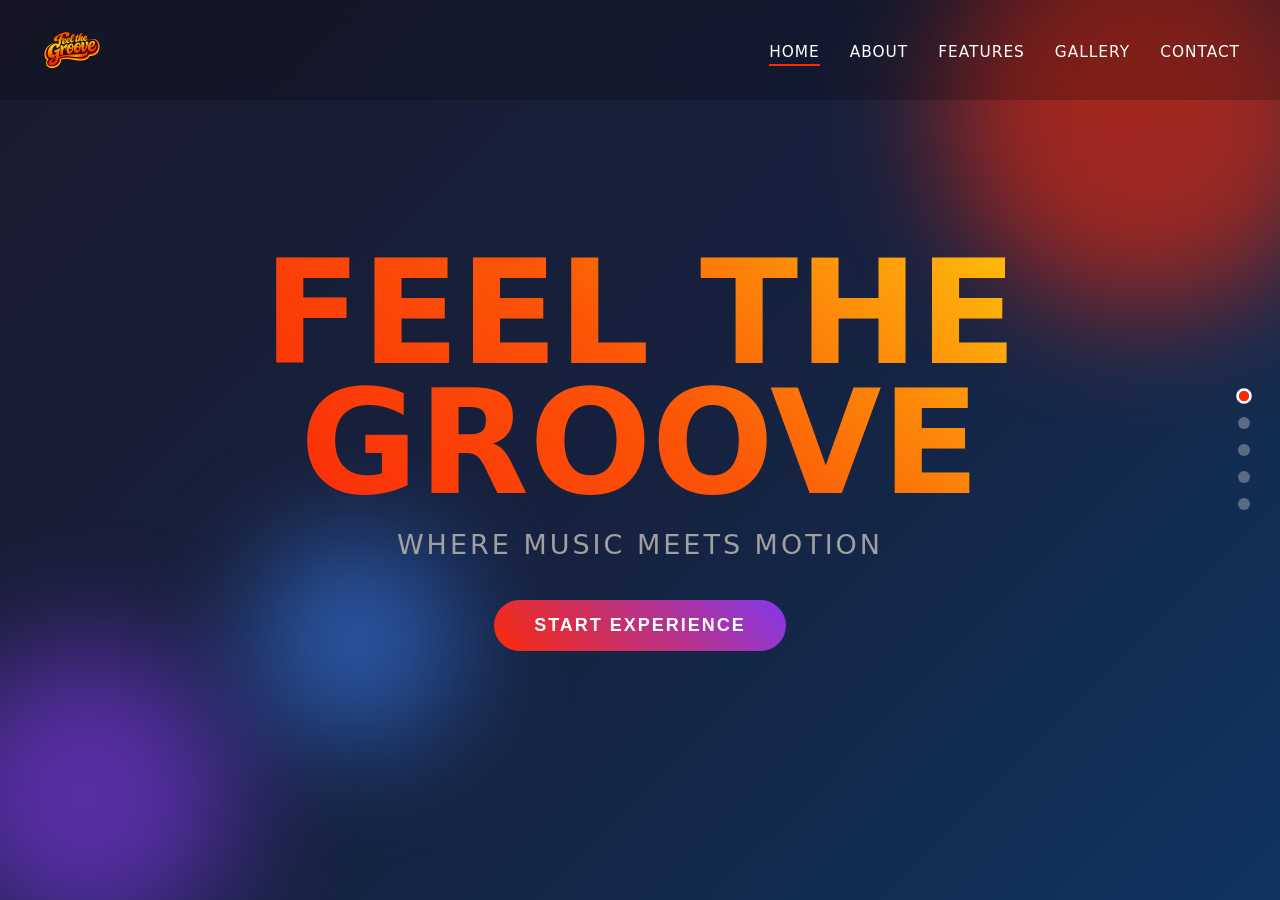
<file: index.html>
<!DOCTYPE html>
<html lang="en">

<head>
    <meta charset="UTF-8">
    <meta name="viewport" content="width=device-width, initial-scale=1.0, maximum-scale=1.0, user-scalable=no">
    <title>Feel The Groove</title>
    <link rel="stylesheet" href="style/style.css">
</head>

<body>

    <!-- Navigation -->
    <nav id="navbar">
        <div class="logo">
            <a href="index.html" aria-label="Go to home page">
                <img src="assets/images/feel_the_groove_no_background.png" alt="Feel The Groove" class="logo-image">
            </a>
        </div>
        <div class="menu-toggle" id="menuToggle">
            <span></span>
            <span></span>
            <span></span>
        </div>
        <ul class="nav-links" id="navLinks">
            <li><a href="#" data-slide="0" class="active">Home</a></li>
            <li><a href="#" data-slide="1">About</a></li>
            <li><a href="#" data-slide="2">Features</a></li>
            <li><a href="#" data-slide="3">Gallery</a></li>
            <li><a href="#" data-slide="4">Contact</a></li>
        </ul>
    </nav>

    <!-- Slide Indicators -->
    <div class="slide-indicators">
        <div class="indicator active" data-slide="0"></div>
        <div class="indicator" data-slide="1"></div>
        <div class="indicator" data-slide="2"></div>
        <div class="indicator" data-slide="3"></div>
        <div class="indicator" data-slide="4"></div>
    </div>

    <!-- Main Slider Container -->
    <div class="slider-container">
        <div class="slides-wrapper" id="slidesWrapper">

            <!-- Slide 1: Hero -->
            <section class="slide slide-hero" id="home">
                <div class="shape shape-1"></div>
                <div class="shape shape-2"></div>
                <div class="shape shape-3"></div>

                <div class="hero-content">
                    <h1 class="hero-title">FEEL THE<br>GROOVE</h1>
                    <p class="hero-subtitle">Where Music Meets Motion</p>
                    <button class="cta-button" onclick="goToSlide(1)">Start Experience</button>
                </div>

            </section>

            <!-- Slide 2: About -->
            <section class="slide slide-about" id="about">
                <div class="about-container">
                    <div class="about-text">
                        <h2>The Rhythm of Innovation</h2>
                        <p>Feel The Groove isn't just a platform—it's a movement. We bridge the gap between auditory
                            bliss and visual spectacle, creating immersive experiences that resonate deep within your
                            soul.</p>
                        <p>From underground beats to mainstream anthems, we curate moments that make you move, feel, and
                            connect.</p>
                    </div>
                    <div class="about-visual">
                        <div class="vinyl-record">
                            <div class="vinyl-grooves"></div>
                        </div>
                    </div>
                </div>
            </section>

            <!-- Slide 3: Features -->
            <section class="slide slide-features" id="features">
                <div class="features-container">
                    <h2 class="features-title">Why Choose The Groove?</h2>
                    <div class="features-grid">
                        <div class="feature-card">
                            <span class="feature-icon">🎵</span>
                            <h3>Immersive Sound</h3>
                            <p>High-fidelity audio processing that captures every nuance, from the deepest bass to the
                                crispiest highs.</p>
                        </div>
                        <div class="feature-card">
                            <span class="feature-icon">✨</span>
                            <h3>Visual Sync</h3>
                            <p>Real-time visualizations that dance with your music, creating a synesthetic experience
                                like no other.</p>
                        </div>
                        <div class="feature-card">
                            <span class="feature-icon">🚀</span>
                            <h3>Seamless Flow</h3>
                            <p>Intuitive navigation and smooth transitions that keep you in the zone without
                                interruption.</p>
                        </div>
                    </div>
                </div>
            </section>

            <!-- Slide 4: Gallery with 4 Rectangular Image Buttons -->
            <section class="slide slide-gallery" id="gallery">
                <div class="gallery-container">
                    <div class="gallery-header">
                        <h2>Visual Frequency</h2>
                    </div>
                    <div class="gallery-buttons">
                        <button class="gallery-button" onclick="location.href='pages/708090_page.html'">
                            <img src="assets/images/708090.png" alt="Live Sessions">
                            <div class="gallery-button-overlay">
                                <div class="gallery-button-title"></div>
                                <div class="gallery-button-subtitle"></div>
                            </div>
                        </button>
                        <button class="gallery-button" onclick="location.href='pages/edm_page.html'">
                            <img src="assets/images/EDM.png" alt="Studio Work">
                            <div class="gallery-button-overlay">
                                <div class="gallery-button-title"></div>
                                <div class="gallery-button-subtitle"></div>
                            </div>
                        </button>
                        <button class="gallery-button" onclick="location.href='pages/house_feeling_page.html'">
                            <img src="assets/images/house_feeling.png" alt="Festival Vibes">
                            <div class="gallery-button-overlay">
                                <div class="gallery-button-title"></div>
                                <div class="gallery-button-subtitle"></div>
                            </div>
                        </button>
                        <button class="gallery-button" onclick="location.href='pages/pop_dance_page.html'">
                            <img src="assets/images/pop_dance.png" alt="Artist Portraits">
                            <div class="gallery-button-overlay">
                                <div class="gallery-button-title"></div>
                                <div class="gallery-button-subtitle"></div>
                            </div>
                        </button>
                    </div>
                </div>
            </section>

            <!-- Slide 5: Contacts -->
            <section class="slide slide-contacts" id="contact">
                <div class="contacts-container">
                    <div class="contacts-header">
                        <h2>Let’s Connect</h2>
                        <p>Bookings, collaborations, and press</p>
                    </div>
                    <div class="contacts-grid">
                        <div class="contact-card">
                            <h3>Email</h3>
                            <p>hello@feelthegroove.com</p>
                        </div>
                        <div class="contact-card">
                            <h3>Phone</h3>
                            <p>+39 000 000 0000</p>
                        </div>
                        <div class="contact-card">
                            <h3>Studio</h3>
                            <p>Rome, Italy</p>
                        </div>
                    </div>
                </div>
            </section>

        </div>
    </div>

    <script src="script/main.js"></script>
</body>

</html>
</file>
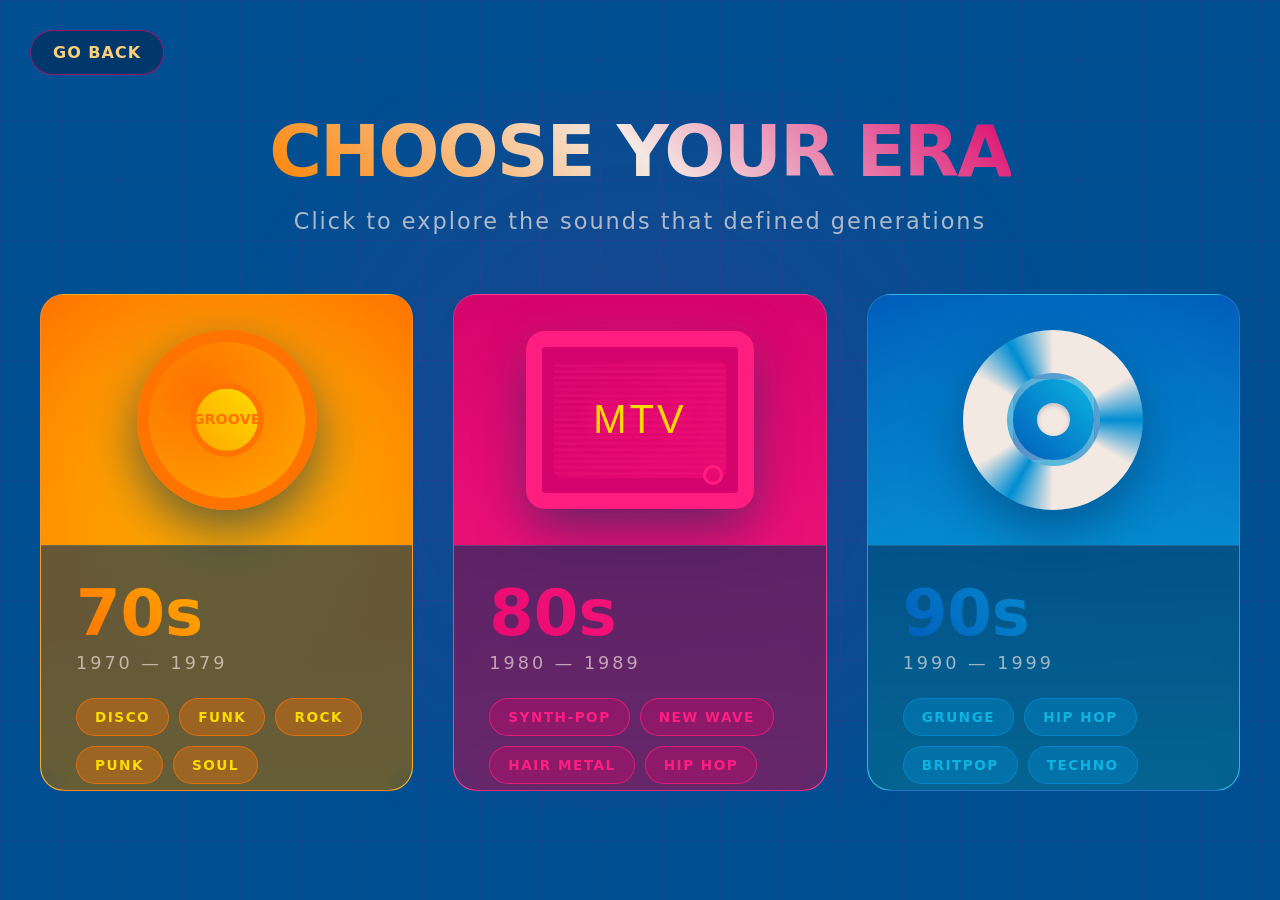
<file: pages/708090_page.html>
<!DOCTYPE html>
<html lang="en">

<head>
    <meta charset="UTF-8">
    <meta name="viewport" content="width=device-width, initial-scale=1.0, maximum-scale=1.0, user-scalable=no">
    <title>Retro Waves | 70s 80s 90s</title>
    <link rel="stylesheet" href="../style/708090_page.css">
</head>

<body>

    <a class="back-button" href="../index.html">Go Back</a>

    <div class="bg-grid"></div>
    <div class="bg-glow"></div>

    <div class="eras-container">
        <div class="eras-header">
            <h1>Choose Your Era</h1>
            <p>Click to explore the sounds that defined generations</p>
        </div>

        <div class="decades-grid">
            <!-- 70s Card -->
            <div class="decade-card seventies">
                <div class="decade-visual">
                    <div class="vinyl-icon">
                        <div class="vinyl-label">GROOVE</div>
                    </div>
                </div>
                <div class="decade-info">
                    <div class="decade-year">70s</div>
                    <div class="decade-range">1970 — 1979</div>
                    <div class="decade-genres">
                        <span class="decade-genre">Disco</span>
                        <span class="decade-genre">Funk</span>
                        <span class="decade-genre">Rock</span>
                        <span class="decade-genre">Punk</span>
                        <span class="decade-genre">Soul</span>
                    </div>
                </div>
            </div>

            <!-- 80s Card -->
            <div class="decade-card eighties">
                <div class="decade-visual">
                    <div class="tv-icon">
                        <div class="tv-screen">
                            <div class="tv-text">MTV</div>
                        </div>
                        <div class="tv-knob"></div>
                    </div>
                </div>
                <div class="decade-info">
                    <div class="decade-year">80s</div>
                    <div class="decade-range">1980 — 1989</div>
                    <div class="decade-genres">
                        <span class="decade-genre">Synth-Pop</span>
                        <span class="decade-genre">New Wave</span>
                        <span class="decade-genre">Hair Metal</span>
                        <span class="decade-genre">Hip Hop</span>
                    </div>
                </div>
            </div>

            <!-- 90s Card -->
            <div class="decade-card nineties">
                <div class="decade-visual">
                    <div class="cd-icon">
                        <div class="cd-center"></div>
                    </div>
                </div>
                <div class="decade-info">
                    <div class="decade-year">90s</div>
                    <div class="decade-range">1990 — 1999</div>
                    <div class="decade-genres">
                        <span class="decade-genre">Grunge</span>
                        <span class="decade-genre">Hip Hop</span>
                        <span class="decade-genre">Britpop</span>
                        <span class="decade-genre">Techno</span>
                        <span class="decade-genre">R&B</span>
                    </div>
                </div>
            </div>
        </div>
    </div>

</body>

</html>
</file>
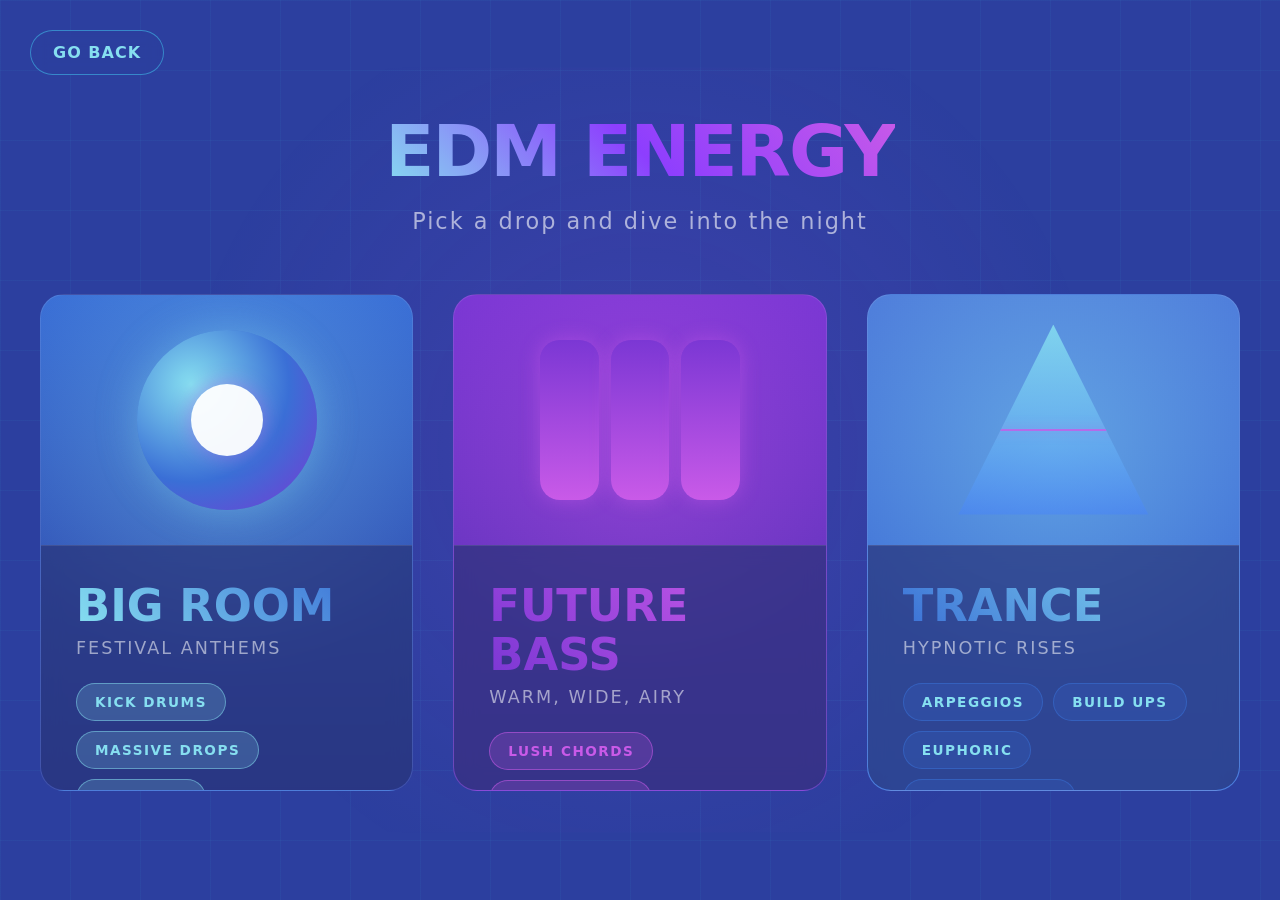
<file: pages/edm_page.html>
<!DOCTYPE html>
<html lang="en">

<head>
    <meta charset="UTF-8">
    <meta name="viewport" content="width=device-width, initial-scale=1.0, maximum-scale=1.0, user-scalable=no">
    <title>EDM Energy | Feel The Groove</title>
    <link rel="stylesheet" href="../style/edm_page.css">
</head>

<body>

    <a class="back-button" href="../index.html">Go Back</a>

    <div class="bg-grid"></div>
    <div class="bg-glow"></div>

    <div class="eras-container">
        <div class="eras-header">
            <h1>EDM Energy</h1>
            <p>Pick a drop and dive into the night</p>
        </div>

        <div class="decades-grid">
            <!-- Big Room Card -->
            <div class="decade-card bigroom">
                <div class="decade-visual">
                    <div class="pulse-orb">
                        <div class="pulse-core"></div>
                    </div>
                </div>
                <div class="decade-info">
                    <div class="decade-year">Big Room</div>
                    <div class="decade-range">Festival Anthems</div>
                    <div class="decade-genres">
                        <span class="decade-genre">Kick Drums</span>
                        <span class="decade-genre">Massive Drops</span>
                        <span class="decade-genre">Hands Up</span>
                        <span class="decade-genre">Stadium Energy</span>
                    </div>
                </div>
            </div>

            <!-- Future Bass Card -->
            <div class="decade-card futurebass">
                <div class="decade-visual">
                    <div class="neon-wave">
                        <div class="wave-line"></div>
                        <div class="wave-line"></div>
                        <div class="wave-line"></div>
                    </div>
                </div>
                <div class="decade-info">
                    <div class="decade-year">Future Bass</div>
                    <div class="decade-range">Warm, Wide, Airy</div>
                    <div class="decade-genres">
                        <span class="decade-genre">Lush Chords</span>
                        <span class="decade-genre">Vocal Chops</span>
                        <span class="decade-genre">Sidechain</span>
                        <span class="decade-genre">Glow Synths</span>
                    </div>
                </div>
            </div>

            <!-- Trance Card -->
            <div class="decade-card trance">
                <div class="decade-visual">
                    <div class="laser-triangle">
                        <div class="laser-line"></div>
                    </div>
                </div>
                <div class="decade-info">
                    <div class="decade-year">Trance</div>
                    <div class="decade-range">Hypnotic Rises</div>
                    <div class="decade-genres">
                        <span class="decade-genre">Arpeggios</span>
                        <span class="decade-genre">Build Ups</span>
                        <span class="decade-genre">Euphoric</span>
                        <span class="decade-genre">Endless Flow</span>
                    </div>
                </div>
            </div>
        </div>
    </div>

</body>

</html>
</file>
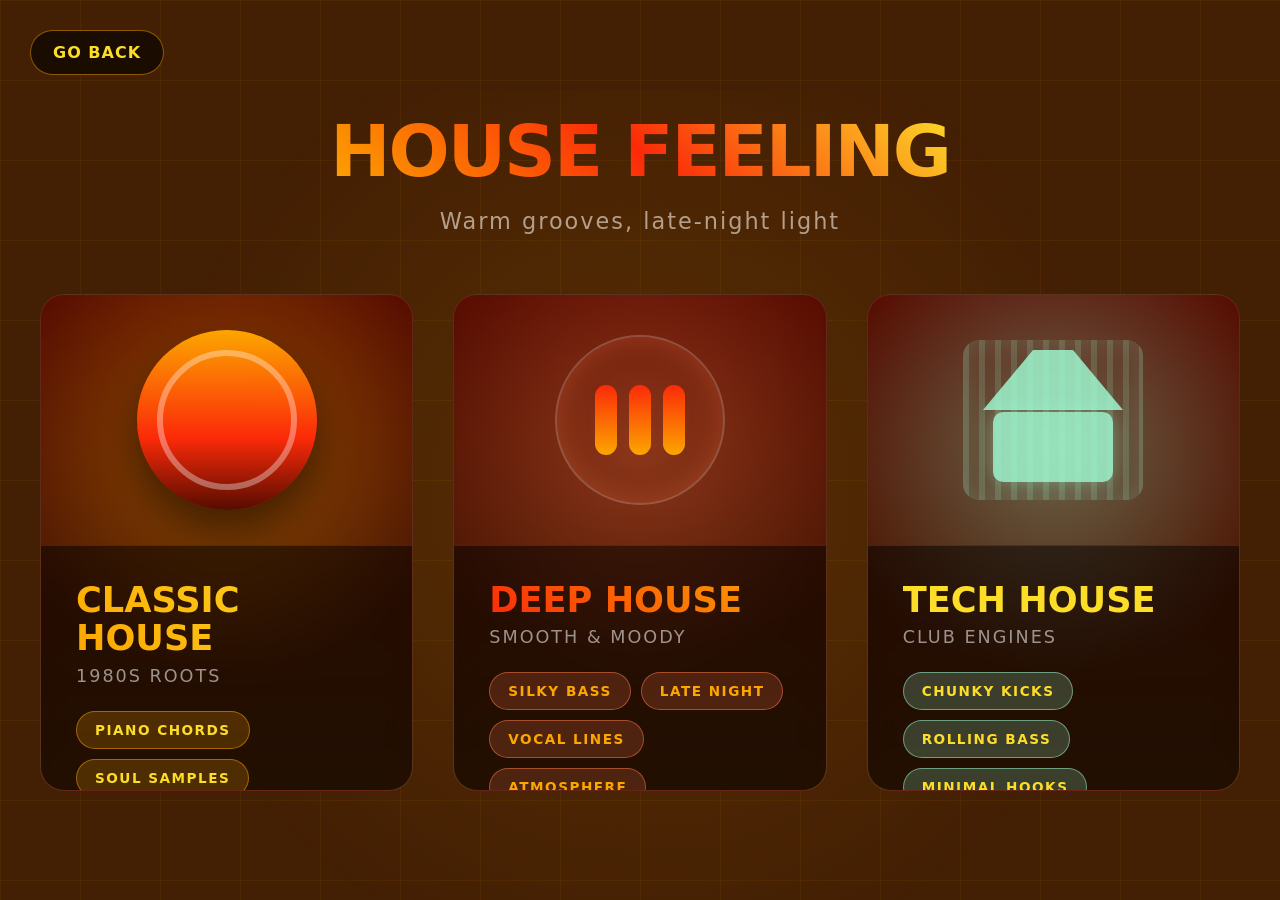
<file: pages/house_feeling_page.html>
<!DOCTYPE html>
<html lang="en">

<head>
    <meta charset="UTF-8">
    <meta name="viewport" content="width=device-width, initial-scale=1.0, maximum-scale=1.0, user-scalable=no">
    <title>House Feeling | Feel The Groove</title>
    <link rel="stylesheet" href="../style/house_feeling_page.css">
</head>

<body>

    <a class="back-button" href="../index.html">Go Back</a>

    <div class="bg-grid"></div>
    <div class="bg-glow"></div>

    <div class="eras-container">
        <div class="eras-header">
            <h1>House Feeling</h1>
            <p>Warm grooves, late-night light</p>
        </div>

        <div class="decades-grid">
            <!-- Classic House Card -->
            <div class="decade-card classic">
                <div class="decade-visual">
                    <div class="sunset-disk">
                        <div class="sunset-ring"></div>
                    </div>
                </div>
                <div class="decade-info">
                    <div class="decade-year">Classic House</div>
                    <div class="decade-range">1980s Roots</div>
                    <div class="decade-genres">
                        <span class="decade-genre">Piano Chords</span>
                        <span class="decade-genre">Soul Samples</span>
                        <span class="decade-genre">Warehouse</span>
                        <span class="decade-genre">Jackin' Beats</span>
                    </div>
                </div>
            </div>

            <!-- Deep House Card -->
            <div class="decade-card deep">
                <div class="decade-visual">
                    <div class="deep-pulse">
                        <div class="deep-dot"></div>
                        <div class="deep-dot"></div>
                        <div class="deep-dot"></div>
                    </div>
                </div>
                <div class="decade-info">
                    <div class="decade-year">Deep House</div>
                    <div class="decade-range">Smooth &amp; Moody</div>
                    <div class="decade-genres">
                        <span class="decade-genre">Silky Bass</span>
                        <span class="decade-genre">Late Night</span>
                        <span class="decade-genre">Vocal Lines</span>
                        <span class="decade-genre">Atmosphere</span>
                    </div>
                </div>
            </div>

            <!-- Tech House Card -->
            <div class="decade-card tech">
                <div class="decade-visual">
                    <div class="house-grid">
                        <div class="house-roof"></div>
                        <div class="house-body"></div>
                    </div>
                </div>
                <div class="decade-info">
                    <div class="decade-year">Tech House</div>
                    <div class="decade-range">Club Engines</div>
                    <div class="decade-genres">
                        <span class="decade-genre">Chunky Kicks</span>
                        <span class="decade-genre">Rolling Bass</span>
                        <span class="decade-genre">Minimal Hooks</span>
                        <span class="decade-genre">Peak Hours</span>
                    </div>
                </div>
            </div>
        </div>
    </div>

</body>

</html>
</file>
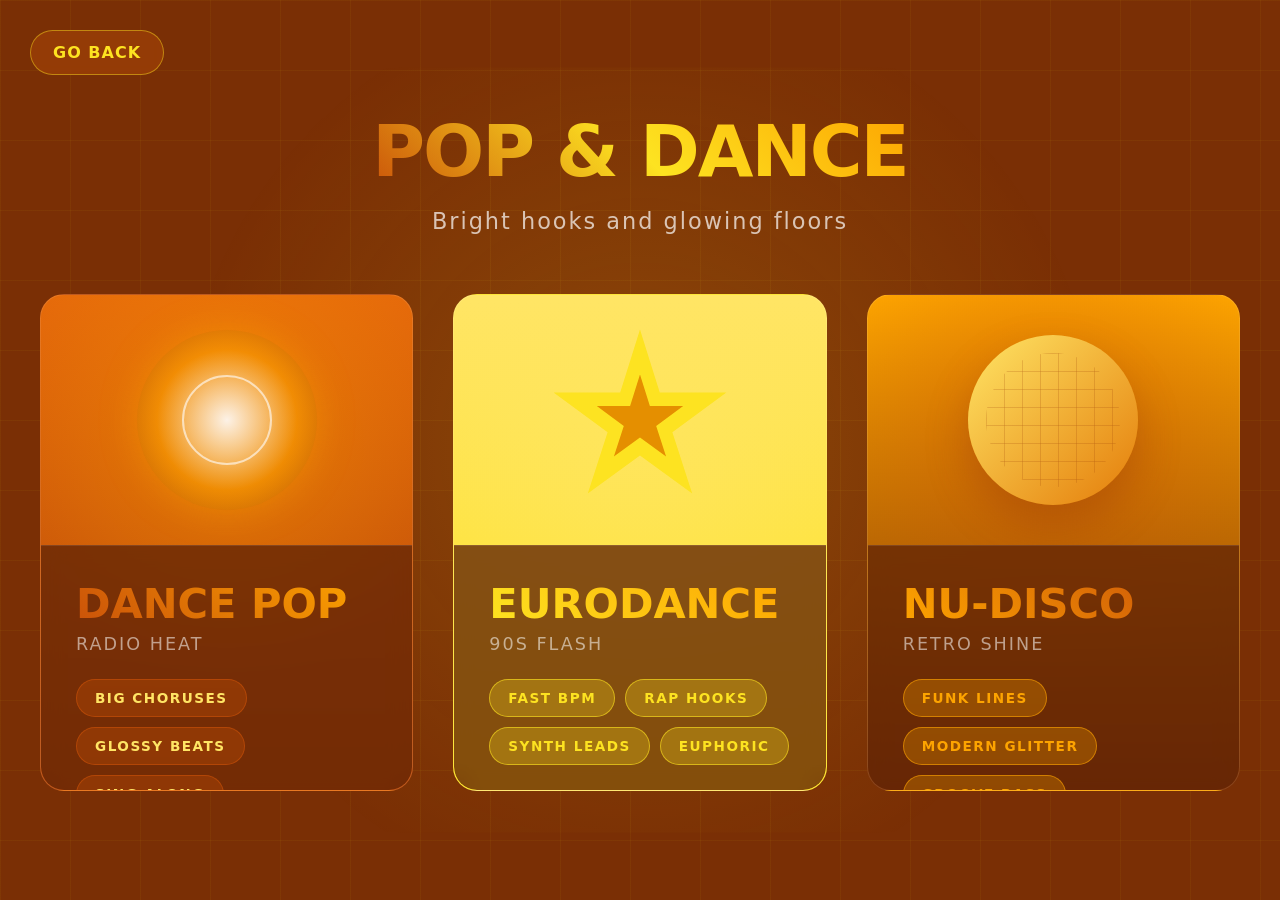
<file: pages/pop_dance_page.html>
<!DOCTYPE html>
<html lang="en">

<head>
    <meta charset="UTF-8">
    <meta name="viewport" content="width=device-width, initial-scale=1.0, maximum-scale=1.0, user-scalable=no">
    <title>Pop &amp; Dance | Feel The Groove</title>
    <link rel="stylesheet" href="../style/pop_dance_page.css">
</head>

<body>

    <a class="back-button" href="../index.html">Go Back</a>

    <div class="bg-grid"></div>
    <div class="bg-glow"></div>

    <div class="eras-container">
        <div class="eras-header">
            <h1>Pop &amp; Dance</h1>
            <p>Bright hooks and glowing floors</p>
        </div>

        <div class="decades-grid">
            <!-- Dance Pop Card -->
            <div class="decade-card dancepop">
                <div class="decade-visual">
                    <div class="spotlight">
                        <div class="spotlight-core"></div>
                    </div>
                </div>
                <div class="decade-info">
                    <div class="decade-year">Dance Pop</div>
                    <div class="decade-range">Radio Heat</div>
                    <div class="decade-genres">
                        <span class="decade-genre">Big Choruses</span>
                        <span class="decade-genre">Glossy Beats</span>
                        <span class="decade-genre">Sing Along</span>
                        <span class="decade-genre">Stadium Ready</span>
                    </div>
                </div>
            </div>

            <!-- Eurodance Card -->
            <div class="decade-card eurodance">
                <div class="decade-visual">
                    <div class="neon-star">
                        <div class="star-inner"></div>
                    </div>
                </div>
                <div class="decade-info">
                    <div class="decade-year">Eurodance</div>
                    <div class="decade-range">90s Flash</div>
                    <div class="decade-genres">
                        <span class="decade-genre">Fast BPM</span>
                        <span class="decade-genre">Rap Hooks</span>
                        <span class="decade-genre">Synth Leads</span>
                        <span class="decade-genre">Euphoric</span>
                    </div>
                </div>
            </div>

            <!-- Nu-Disco Card -->
            <div class="decade-card nudisco">
                <div class="decade-visual">
                    <div class="mirror-ball">
                        <div class="mirror-grid"></div>
                    </div>
                </div>
                <div class="decade-info">
                    <div class="decade-year">Nu-Disco</div>
                    <div class="decade-range">Retro Shine</div>
                    <div class="decade-genres">
                        <span class="decade-genre">Funk Lines</span>
                        <span class="decade-genre">Modern Glitter</span>
                        <span class="decade-genre">Groove Bass</span>
                        <span class="decade-genre">Late Night</span>
                    </div>
                </div>
            </div>
        </div>
    </div>

</body>

</html>
</file>
<file: style/style.css>
* {
    margin: 0;
    padding: 0;
    box-sizing: border-box;
}

html,
body {
    height: 100%;
    overflow: hidden;
    font-family: 'Segoe UI', system-ui, -apple-system, sans-serif;
    background: #431F04;
    color: #fff;
    -webkit-text-size-adjust: 100%;
    text-size-adjust: 100%;
}

html {
    font-size: clamp(14px, 0.9vw + 0.7rem, 18px);
}

img,
video,
canvas,
svg {
    max-width: 100%;
    height: auto;
    display: block;
}

/* Container that holds all slides */
.slider-container {
    height: 100vh;
    min-height: 100svh;
    height: 100dvh;
    width: 100%;
    overflow: hidden;
    position: relative;
}

/* Slides wrapper for vertical sliding */
.slides-wrapper {
    height: 100%;
    width: 100%;
    transition: transform 0.8s cubic-bezier(0.645, 0.045, 0.355, 1.000);
    will-change: transform;
}

.slide {
    height: 100vh;
    min-height: 100svh;
    height: 100dvh;
    width: 100%;
    display: flex;
    align-items: center;
    justify-content: center;
    position: relative;
    overflow: hidden;
    flex-shrink: 0;
}

/* Navigation */
nav {
    position: fixed;
    top: 0;
    left: 0;
    width: 100%;
    padding: clamp(10px, 2vh, 20px) clamp(18px, 4vw, 40px);
    display: flex;
    justify-content: space-between;
    align-items: center;
    z-index: 1000;
    background: rgba(0, 0, 0, 0.2);
    backdrop-filter: blur(10px);
    transition: all 0.3s ease;
}

.logo {
    display: flex;
    align-items: center;
    white-space: nowrap;
}

.logo-image {
    height: clamp(50px, 5vw, 100px);
    width: auto;
    display: block;
}

.nav-links {
    display: flex;
    gap: clamp(15px, 3vw, 30px);
    list-style: none;
}

.nav-links a {
    color: #fff;
    text-decoration: none;
    font-weight: 500;
    font-size: clamp(0.75rem, 1.2vw, 0.9rem);
    text-transform: uppercase;
    letter-spacing: 1px;
    transition: color 0.3s ease;
    position: relative;
    white-space: nowrap;
}

.nav-links a::after {
    content: '';
    position: absolute;
    bottom: -5px;
    left: 0;
    width: 0;
    height: 2px;
    background: #FB2A09;
    transition: width 0.3s ease;
}

.nav-links a:hover::after,
.nav-links a.active::after {
    width: 100%;
}

/* Slide Indicators */
.slide-indicators {
    position: fixed;
    right: clamp(15px, 3vw, 30px);
    top: 50%;
    transform: translateY(-50%);
    display: flex;
    flex-direction: column;
    gap: clamp(10px, 2vh, 15px);
    z-index: 1000;
}

.indicator {
    width: clamp(8px, 1.2vw, 12px);
    height: clamp(8px, 1.2vw, 12px);
    border-radius: 50%;
    background: rgba(255, 255, 255, 0.3);
    cursor: pointer;
    transition: all 0.3s ease;
    border: 2px solid transparent;
}

.indicator.active {
    background: #FB2A09;
    transform: scale(1.3);
    border-color: #fff;
}

.indicator:hover {
    background: #FB2A09;
    transform: scale(1.2);
}

/* Slide 1 - Hero */
.slide-hero {
    background: linear-gradient(135deg, #1a1a2e 0%, #16213e 50%, #0f3460 100%);
}

.hero-content {
    text-align: center;
    z-index: 2;
    padding: 0 5vw;
    max-width: 90vw;
}

.hero-title {
    font-size: clamp(2.5rem, 12vw, 8rem);
    font-weight: 900;
    line-height: 0.9;
    margin-bottom: clamp(10px, 3vh, 20px);
    background: linear-gradient(45deg, #FB2A09, #fb5607, #ffbe0b);
    -webkit-background-clip: text;
    -webkit-text-fill-color: transparent;
    background-clip: text;
    animation: pulse 3s ease-in-out infinite;
}

@keyframes pulse {

    0%,
    100% {
        transform: scale(1);
    }

    50% {
        transform: scale(1.02);
    }
}

.hero-subtitle {
    font-size: clamp(1rem, 3vw, 1.5rem);
    color: #a0a0a0;
    margin-bottom: clamp(30px, 5vh, 40px);
    letter-spacing: clamp(2px, 0.5vw, 3px);
    text-transform: uppercase;
}

.cta-button {
    display: inline-block;
    padding: clamp(12px, 2vh, 15px) clamp(25px, 5vw, 40px);
    background: linear-gradient(45deg, #FB2A09, #8338ec);
    color: white;
    text-decoration: none;
    border-radius: 50px;
    font-weight: 700;
    text-transform: uppercase;
    letter-spacing: 2px;
    transition: transform 0.3s ease, box-shadow 0.3s ease;
    border: none;
    cursor: pointer;
    font-size: clamp(0.9rem, 1.5vw, 1rem);
}

.cta-button:hover {
    transform: translateY(-3px);
    box-shadow: 0 10px 30px rgba(251, 42, 9, 0.4);
}

/* Floating shapes */
.shape {
    position: absolute;
    border-radius: 50%;
    filter: blur(60px);
    opacity: 0.6;
    animation: float 20s infinite ease-in-out;
}

.shape-1 {
    width: min(400px, 40vw);
    height: min(400px, 40vw);
    background: #FB2A09;
    top: -10%;
    right: -5%;
    animation-delay: 0s;
}

.shape-2 {
    width: min(300px, 30vw);
    height: min(300px, 30vw);
    background: #8338ec;
    bottom: -5%;
    left: -5%;
    animation-delay: 5s;
}

.shape-3 {
    width: min(200px, 20vw);
    height: min(200px, 20vw);
    background: #3a86ff;
    top: 60%;
    left: 20%;
    animation-delay: 10s;
}

@keyframes float {

    0%,
    100% {
        transform: translate(0, 0) scale(1);
    }

    33% {
        transform: translate(30px, -30px) scale(1.1);
    }

    66% {
        transform: translate(-20px, 20px) scale(0.9);
    }
}

/* Scroll hint */
.scroll-hint {
    position: absolute;
    bottom: clamp(20px, 5vh, 40px);
    left: 50%;
    transform: translateX(-50%);
    display: flex;
    flex-direction: column;
    align-items: center;
    gap: 10px;
    animation: bounce 2s infinite;
    color: rgba(255, 255, 255, 0.5);
    font-size: clamp(0.75rem, 1.2vw, 0.9rem);
    letter-spacing: 2px;
    text-transform: uppercase;
    cursor: pointer;
}

@keyframes bounce {

    0%,
    20%,
    50%,
    80%,
    100% {
        transform: translateX(-50%) translateY(0);
    }

    40% {
        transform: translateX(-50%) translateY(-10px);
    }

    60% {
        transform: translateX(-50%) translateY(-5px);
    }
}

.scroll-arrow {
    width: clamp(20px, 3vw, 30px);
    height: clamp(20px, 3vw, 30px);
    border-right: 2px solid #FB2A09;
    border-bottom: 2px solid #FB2A09;
    transform: rotate(45deg);
}

/* Slide 2 - About */
.slide-about {
    background: #0f0f0f;
}

.about-container {
    display: grid;
    grid-template-columns: 1fr 1fr;
    gap: clamp(30px, 5vw, 80px);
    max-width: min(1200px, 90vw);
    padding: 0 clamp(20px, 5vw, 50px);
    align-items: center;
    width: 100%;
}

.about-text h2 {
    font-size: clamp(2rem, 5vw, 3rem);
    margin-bottom: clamp(20px, 3vh, 30px);
    background: linear-gradient(45deg, #8338ec, #3a86ff);
    -webkit-background-clip: text;
    -webkit-text-fill-color: transparent;
    background-clip: text;
    line-height: 1.2;
}

.about-text p {
    font-size: clamp(1rem, 1.5vw, 1.2rem);
    line-height: 1.8;
    color: #b0b0b0;
    margin-bottom: clamp(15px, 2vh, 20px);
}

.about-visual {
    position: relative;
    height: clamp(300px, 50vh, 500px);
    aspect-ratio: 1;
    max-width: 100%;
    background: linear-gradient(45deg, #1a1a2e, #16213e);
    border-radius: 20px;
    overflow: hidden;
    display: flex;
    align-items: center;
    justify-content: center;
    margin: 0 auto;
}

.vinyl-record {
    width: clamp(180px, 50vw, 260px);
    aspect-ratio: 1;
    height: auto;
    background: radial-gradient(circle at 30% 30%, #333 0%, #000 100%);
    border-radius: 50%;
    position: relative;
    animation: spin 4s linear infinite;
    box-shadow: 0 20px 60px rgba(0, 0, 0, 0.5);
}

.vinyl-record::before {
    content: '';
    position: absolute;
    top: 50%;
    left: 50%;
    transform: translate(-50%, -50%);
    width: 30%;
    height: 30%;
    background: #FB2A09;
    border-radius: 50%;
    border: clamp(5px, 1vw, 10px) solid #1a1a2e;
}

.vinyl-grooves {
    position: absolute;
    top: 50%;
    left: 50%;
    transform: translate(-50%, -50%);
    width: 90%;
    height: 90%;
    border-radius: 50%;
    background: repeating-radial-gradient(circle at center,
            transparent 0px,
            transparent 2px,
            rgba(255, 255, 255, 0.03) 2px,
            rgba(255, 255, 255, 0.03) 4px);
}

@keyframes spin {
    from {
        transform: rotate(0deg);
    }

    to {
        transform: rotate(360deg);
    }
}

/* Slide 3 - Features */
.slide-features {
    background: linear-gradient(135deg, #1a1a2e 0%, #0f0f0f 100%);
}

.features-container {
    max-width: min(1200px, 90vw);
    padding: 0 clamp(20px, 5vw, 50px);
    text-align: center;
    width: 100%;
}

.features-title {
    font-size: clamp(2rem, 5vw, 3rem);
    margin-bottom: clamp(30px, 5vh, 60px);
    background: linear-gradient(45deg, #ffbe0b, #fb5607);
    -webkit-background-clip: text;
    -webkit-text-fill-color: transparent;
    background-clip: text;
}

.features-grid {
    display: grid;
    grid-template-columns: repeat(auto-fit, minmax(280px, 1fr));
    gap: clamp(20px, 3vw, 40px);
    width: 100%;
}

.feature-card {
    background: rgba(255, 255, 255, 0.03);
    border: 1px solid rgba(255, 255, 255, 0.1);
    border-radius: 20px;
    padding: clamp(30px, 4vh, 40px) clamp(20px, 3vw, 30px);
    transition: transform 0.3s ease, background 0.3s ease;
    backdrop-filter: blur(10px);
}

.feature-card:hover {
    transform: translateY(-10px);
    background: rgba(255, 255, 255, 0.05);
    border-color: rgba(251, 42, 9, 0.3);
}

.feature-icon {
    font-size: clamp(2.5rem, 5vw, 3rem);
    margin-bottom: clamp(15px, 2vh, 20px);
    display: block;
}

.feature-card h3 {
    font-size: clamp(1.2rem, 2.5vw, 1.5rem);
    margin-bottom: clamp(10px, 1.5vh, 15px);
    color: #fff;
}

.feature-card p {
    color: #888;
    line-height: 1.6;
    font-size: clamp(0.9rem, 1.2vw, 1rem);
}

/* Slide 4 - Gallery with 4 Rectangular Image Buttons */
.slide-gallery {
    background: linear-gradient(135deg, #1a1a2e 0%, #0f0f0f 100%);
}

.gallery-container {
    max-width: min(1400px, 95vw);
    padding: 0 clamp(15px, 3vw, 50px);
    width: 100%;
    display: flex;
    flex-direction: column;
    align-items: center;
    justify-content: center;
}

.gallery-header {
    text-align: center;
    margin-bottom: clamp(30px, 5vh, 50px);
}

.gallery-header h2 {
    font-size: clamp(2rem, 5vw, 3rem);
    background: linear-gradient(45deg, #3a86ff, #8338ec);
    -webkit-background-clip: text;
    -webkit-text-fill-color: transparent;
    background-clip: text;
}

.gallery-buttons {
    display: flex;
    flex-direction: row;
    gap: clamp(15px, 3vw, 30px);
    width: 100%;
    justify-content: center;
    align-items: stretch;
}

.gallery-button {
    position: relative;
    flex: 1;
    max-width: 300px;
    min-width: 200px;
    aspect-ratio: 3/4;
    border-radius: 16px;
    overflow: hidden;
    cursor: pointer;
    transition: transform 0.3s ease, box-shadow 0.3s ease;
    border: 1px solid rgba(255, 255, 255, 0.12);
    background: linear-gradient(160deg, rgba(58, 134, 255, 0.18) 0%, rgba(131, 56, 236, 0.12) 100%);
    padding: 0;
}

.gallery-button:hover {
    transform: translateY(-10px) scale(1.02);
    box-shadow: 0 20px 40px rgba(0, 0, 0, 0.4);
}

.gallery-button img {
    width: 100%;
    height: 100%;
    object-fit: cover;
    transition: transform 0.3s ease;
}

.gallery-button:hover img {
    transform: scale(1.1);
}

.gallery-button-overlay {
    position: absolute;
    bottom: 0;
    left: 0;
    right: 0;
    padding: clamp(15px, 3vh, 25px);
    background: linear-gradient(to top, rgba(0, 0, 0, 0.9) 0%, rgba(0, 0, 0, 0.4) 50%, transparent 100%);
    transition: background 0.3s ease;
}

.gallery-button:hover .gallery-button-overlay {
    background: linear-gradient(to top, rgba(251, 42, 9, 0.9) 0%, rgba(131, 56, 236, 0.4) 50%, transparent 100%);
}

/* Slide 5 - Contacts */
.slide-contacts {
    background: linear-gradient(135deg, #1a1a2e 0%, #0f0f0f 100%);
}

.contacts-container {
    max-width: min(1200px, 90vw);
    padding: 0 clamp(20px, 5vw, 50px);
    width: 100%;
    text-align: center;
}

.contacts-header {
    margin-bottom: clamp(30px, 5vh, 60px);
}

.contacts-header h2 {
    font-size: clamp(2rem, 5vw, 3rem);
    background: linear-gradient(45deg, #ffbe0b, #fb5607);
    -webkit-background-clip: text;
    -webkit-text-fill-color: transparent;
    background-clip: text;
}

.contacts-header p {
    color: #888;
    margin-top: 10px;
    font-size: clamp(0.95rem, 1.6vw, 1.2rem);
    letter-spacing: 1px;
}

.contacts-grid {
    display: grid;
    grid-template-columns: repeat(auto-fit, minmax(220px, 1fr));
    gap: clamp(20px, 3vw, 35px);
}

.contact-card {
    background: rgba(255, 255, 255, 0.03);
    border: 1px solid rgba(255, 255, 255, 0.1);
    border-radius: 20px;
    padding: clamp(25px, 3.5vh, 35px);
    backdrop-filter: blur(10px);
    transition: transform 0.3s ease, border-color 0.3s ease, background 0.3s ease;
}

.contact-card:hover {
    transform: translateY(-8px);
    border-color: rgba(251, 42, 9, 0.35);
    background: rgba(255, 255, 255, 0.05);
}

.contact-card h3 {
    color: #fff;
    font-size: clamp(1.1rem, 2vw, 1.4rem);
    margin-bottom: 10px;
}

.contact-card p {
    color: #aaa;
    font-size: clamp(0.9rem, 1.4vw, 1rem);
}

/* Mobile Menu Toggle */
.menu-toggle {
    display: none;
    flex-direction: column;
    gap: 5px;
    cursor: pointer;
    z-index: 1001;
}

.menu-toggle span {
    width: 25px;
    height: 2px;
    background: #fff;
    transition: all 0.3s ease;
}

/* Responsive */
@media (max-width: 968px) {
    nav {
        background: transparent;
        backdrop-filter: none;
        padding: 12px 16px;
    }



    .about-container {
        grid-template-columns: 1fr;
        gap: clamp(20px, 3vh, 40px);
        text-align: center;
    }

    .about-visual {
        height: clamp(250px, 40vh, 350px);
        order: -1;
    }

    .features-grid {
        grid-template-columns: repeat(2, minmax(140px, 1fr));
        max-width: 500px;
        margin: 0 auto;
    }

    .features-grid .feature-card:nth-child(3) {
        grid-column: 1 / -1;
    }

    .gallery-buttons {
        flex-wrap: wrap;
        justify-content: center;
    }

    .gallery-button {
        flex: 0 0 calc(50% - 15px);
        min-width: 150px;
        max-width: 250px;
    }

    .nav-links {
        position: fixed;
        top: 0;
        right: -100%;
        width: 70%;
        height: 100vh;
        background: rgba(0, 0, 0, 0.95);
        flex-direction: column;
        justify-content: center;
        align-items: center;
        gap: 30px;
        transition: right 0.3s ease;
    }

    .nav-links.active {
        right: 0;
    }

    .nav-links a {
        font-size: 1.2rem;
    }

    .menu-toggle {
        display: flex;
    }
}

@media (max-width: 480px) {
    .hero-title {
        font-size: clamp(2rem, 10vw, 3rem);
        line-height: 1;
    }

    .hero-subtitle {
        font-size: clamp(0.85rem, 3.5vw, 1rem);
        letter-spacing: 1px;
    }

    .cta-button {
        font-size: clamp(0.8rem, 3vw, 0.9rem);
        padding: 10px 22px;
        letter-spacing: 1px;
    }

    .about-text h2,
    .features-title,
    .gallery-header h2,
    .contacts-header h2 {
        font-size: clamp(1.4rem, 5.5vw, 2rem);
    }

    .about-text p,
    .contacts-header p {
        font-size: clamp(0.8rem, 3.2vw, 0.95rem);
    }

    .feature-card,
    .contact-card {
        padding: 16px;
    }

    .feature-card h3,
    .contact-card h3 {
        font-size: 1rem;
    }

    .feature-card p,
    .contact-card p {
        font-size: 0.85rem;
    }

    .gallery-button-title {
        font-size: 1rem;
    }

    .gallery-button-subtitle {
        font-size: 0.8rem;
    }

    .gallery-buttons {
        flex-direction: column;
        align-items: center;
    }

    .gallery-button {
        flex: 0 0 auto;
        width: 100%;
        max-width: 300px;
        aspect-ratio: 16/9;
    }
}

@media (max-width: 360px) {
    .hero-title {
        font-size: 2rem;
    }

    .hero-subtitle {
        font-size: 0.8rem;
    }

    .cta-button {
        font-size: 0.8rem;
        padding: 9px 18px;
    }

    .about-text h2,
    .features-title,
    .gallery-header h2,
    .contacts-header h2 {
        font-size: 1.3rem;
    }

    .about-text p,
    .contacts-header p {
        font-size: 0.78rem;
    }
}

/* Touch device optimizations */
@media (hover: none) {
    .shape {
        animation: none;
        opacity: 0.4;
    }

    .feature-card:hover {
        transform: none;
    }

    .gallery-button:hover {
        transform: none;
        box-shadow: none;
    }

    .gallery-button:hover img {
        transform: none;
    }
}

/* Reduced motion */
@media (prefers-reduced-motion: reduce) {
    * {
        animation-duration: 0.01ms !important;
        animation-iteration-count: 1 !important;
        transition-duration: 0.01ms !important;
    }

    .slides-wrapper {
        transition: none;
    }
}

/* Slide 4 - Gallery with 4 Rectangular Image Buttons */
.slide-gallery {
    background: linear-gradient(135deg, #1a1a2e 0%, #0f0f0f 100%);
}

.gallery-container {
    max-width: min(1400px, 95vw);
    padding: 0 clamp(15px, 3vw, 50px);
    width: 100%;
    display: flex;
    flex-direction: column;
    align-items: center;
    justify-content: center;
}

.gallery-header {
    text-align: center;
    margin-bottom: clamp(30px, 5vh, 50px);
}

.gallery-header h2 {
    font-size: clamp(2rem, 5vw, 3rem);
    background: linear-gradient(45deg, #3a86ff, #8338ec);
    -webkit-background-clip: text;
    -webkit-text-fill-color: transparent;
    background-clip: text;
}

.gallery-buttons {
    display: flex;
    flex-direction: row;
    gap: clamp(15px, 3vw, 30px);
    width: 100%;
    justify-content: center;
    align-items: stretch;
}

.gallery-button {
    position: relative;
    flex: 1;
    max-width: 300px;
    min-width: 200px;
    aspect-ratio: 3/4;
    border-radius: 16px;
    overflow: hidden;
    cursor: pointer;
    transition: transform 0.3s ease, box-shadow 0.3s ease;
    border: 1px solid rgba(255, 255, 255, 0.12);
    background: linear-gradient(160deg, rgba(58, 134, 255, 0.18) 0%, rgba(131, 56, 236, 0.12) 100%);
    padding: 0;
}

.gallery-button:hover {
    transform: translateY(-10px) scale(1.02);
    box-shadow: 0 20px 40px rgba(0, 0, 0, 0.4);
}

.gallery-button img {
    width: 100%;
    height: 100%;
    object-fit: contain;
    object-position: center;
    display: block;
    transition: transform 0.3s ease;
}

.gallery-button:hover img {
    transform: scale(1.1);
}

.gallery-button-overlay {
    position: absolute;
    bottom: 0;
    left: 0;
    right: 0;
    padding: clamp(15px, 3vh, 25px);
    background: linear-gradient(to top, rgba(0, 0, 0, 0.9) 0%, rgba(0, 0, 0, 0.4) 50%, transparent 100%);
    transition: background 0.3s ease;
}

.gallery-button:hover .gallery-button-overlay {
    background: linear-gradient(to top, rgba(251, 42, 9, 0.9) 0%, rgba(131, 56, 236, 0.4) 50%, transparent 100%);
}

.gallery-button-title {
    color: #fff;
    font-size: clamp(1.1rem, 2.5vw, 1.4rem);
    font-weight: 700;
    margin-bottom: 5px;
    text-align: left;
}

.gallery-button-subtitle {
    color: rgba(255, 255, 255, 0.7);
    font-size: clamp(0.8rem, 1.5vw, 0.95rem);
    text-align: left;
}

/* Responsive */
@media (max-width: 968px) {
    .gallery-buttons {
        display: grid;
        grid-template-columns: repeat(2, minmax(140px, 1fr));
        gap: 20px;
        justify-items: stretch;
    }

    .gallery-button {
        flex: initial;
        min-width: 0;
        max-width: none;
        width: 100%;
    }
}

@media (max-width: 480px) {
    .gallery-buttons {
        display: grid;
        grid-template-columns: repeat(2, minmax(120px, 1fr));
        gap: 16px;
    }

    .gallery-button {
        width: 100%;
        max-width: none;
        aspect-ratio: 3/4;
    }
}
</file>
<file: style/708090_page.css>
* {
    margin: 0;
    padding: 0;
    box-sizing: border-box;
}

html,
body {
    height: 100%;
    overflow: hidden;
    font-family: 'Segoe UI', system-ui, -apple-system, sans-serif;
    background: #004F93;
    color: #F4E8E2;
}

body {
    height: 100vh;
    width: 100vw;
    display: flex;
    align-items: center;
    justify-content: center;
    position: relative;
    overflow: hidden;
}

/* Back Button */
.back-button {
    position: fixed;
    top: 30px;
    left: 30px;
    z-index: 2;
    padding: 12px 22px;
    border-radius: 999px;
    background: rgba(0, 48, 92, 0.7);
    border: 1px solid rgba(220, 8, 109, 0.7);
    color: #FFD07A;
    text-decoration: none;
    font-weight: 700;
    letter-spacing: 1px;
    text-transform: uppercase;
    transition: transform 0.2s ease, background 0.2s ease, border-color 0.2s ease;
    backdrop-filter: blur(8px);
}

.back-button:hover {
    transform: translateY(-2px);
    background: rgba(220, 8, 109, 0.25);
    border-color: rgba(220, 8, 109, 1);
}

/* Background effects */
.bg-grid {
    position: fixed;
    top: 0;
    left: 0;
    right: 0;
    bottom: 0;
    background-image:
        linear-gradient(rgba(220, 8, 109, 0.08) 1px, transparent 1px),
        linear-gradient(90deg, rgba(220, 8, 109, 0.08) 1px, transparent 1px);
    background-size: 60px 60px;
    pointer-events: none;
    z-index: 0;
}

.bg-glow {
    position: fixed;
    top: 50%;
    left: 50%;
    transform: translate(-50%, -50%);
    width: 80vw;
    height: 80vh;
    background: radial-gradient(circle, rgba(220, 8, 109, 0.14) 0%, transparent 70%);
    pointer-events: none;
    z-index: 0;
}

/* Main Container */
.eras-container {
    width: 100%;
    max-width: 1600px;
    padding: 40px;
    z-index: 1;
    display: flex;
    flex-direction: column;
    align-items: center;
    justify-content: center;
    height: 100%;
}

/* Header */
.eras-header {
    text-align: center;
    margin-bottom: 60px;
}

.eras-header h1 {
    font-size: clamp(2.5rem, 6vw, 4.5rem);
    font-weight: 900;
    margin-bottom: 15px;
    background: linear-gradient(45deg, #FD8201, #F4E8E2, #DC086D);
    -webkit-background-clip: text;
    -webkit-text-fill-color: transparent;
    background-clip: text;
    letter-spacing: -2px;
    text-transform: uppercase;
}

.eras-header p {
    color: rgba(244, 232, 226, 0.7);
    font-size: clamp(1.1rem, 2vw, 1.4rem);
    font-weight: 300;
    letter-spacing: 2px;
}

/* Decades Grid */
.decades-grid {
    display: grid;
    grid-template-columns: repeat(3, 1fr);
    gap: 40px;
    width: 100%;
    max-width: 1400px;
}

/* Decade Cards */
.decade-card {
    position: relative;
    border-radius: 24px;
    overflow: hidden;
    cursor: pointer;
    transition: all 0.4s cubic-bezier(0.175, 0.885, 0.32, 1.275);
    aspect-ratio: 3/4;
    display: flex;
    flex-direction: column;
    border: 1px solid rgba(244, 232, 226, 0.15);
}

.decade-card:hover {
    transform: translateY(-20px) scale(1.02);
    box-shadow: 0 40px 80px rgba(0, 48, 92, 0.7);
    z-index: 10;
}

/* 70s Card */
.decade-card.seventies {
    background: linear-gradient(180deg, #FF7300 0%, #FEA700 100%);
}

.decade-card.seventies::before {
    content: '';
    position: absolute;
    top: 0;
    left: 0;
    right: 0;
    bottom: 0;
    background: radial-gradient(circle at 50% 30%, rgba(254, 219, 0, 0.55) 0%, transparent 60%);
    pointer-events: none;
}

/* 80s Card */
.decade-card.eighties {
    background: linear-gradient(180deg, #D4046C 0%, #FF1E80 100%);
}

.decade-card.eighties::before {
    content: '';
    position: absolute;
    top: 0;
    left: 0;
    right: 0;
    bottom: 0;
    background: radial-gradient(circle at 50% 30%, rgba(231, 10, 113, 0.5) 0%, transparent 60%);
    pointer-events: none;
}

/* 90s Card */
.decade-card.nineties {
    background: linear-gradient(180deg, #005DBB 0%, #0DB4E1 100%);
}

.decade-card.nineties::before {
    content: '';
    position: absolute;
    top: 0;
    left: 0;
    right: 0;
    bottom: 0;
    background: radial-gradient(circle at 50% 30%, rgba(0, 141, 211, 0.55) 0%, transparent 60%);
    pointer-events: none;
}

/* Visual Area */
.decade-visual {
    flex: 1.2;
    display: flex;
    align-items: center;
    justify-content: center;
    position: relative;
    padding: 40px;
    min-height: 250px;
}

/* Vinyl for 70s */
.vinyl-icon {
    width: 180px;
    height: 180px;
    background: radial-gradient(circle at 30% 30%, #FF7300 0%, #FEA700 100%);
    border-radius: 50%;
    position: relative;
    animation: spin 12s linear infinite;
    box-shadow: 0 20px 50px rgba(0, 48, 92, 0.6);
    border: 12px solid #FF7300;
}

.vinyl-icon::before {
    content: '';
    position: absolute;
    top: 50%;
    left: 50%;
    transform: translate(-50%, -50%);
    width: 40%;
    height: 40%;
    background: linear-gradient(45deg, #FEA700, #FEDB00);
    border-radius: 50%;
    border: 6px solid #FF7300;
}

.vinyl-label {
    position: absolute;
    top: 50%;
    left: 50%;
    transform: translate(-50%, -50%);
    font-size: 0.9rem;
    font-weight: 900;
    color: #FF7300;
    text-align: center;
    line-height: 1.2;
}

/* TV for 80s */
.tv-icon {
    width: 220px;
    height: 170px;
    background: #D4046C;
    border-radius: 15px;
    border: 12px solid #FF1E80;
    box-shadow:
        0 0 0 4px #FF1E80,
        0 20px 50px rgba(0, 48, 92, 0.6),
        0 0 40px rgba(255, 30, 128, 0.35);
    display: flex;
    align-items: center;
    justify-content: center;
    position: relative;
}

.tv-screen {
    width: 88%;
    height: 80%;
    background: linear-gradient(135deg, #D4046C 0%, #E70A71 100%);
    border-radius: 8px;
    display: flex;
    align-items: center;
    justify-content: center;
    position: relative;
    overflow: hidden;
}

.tv-screen::after {
    content: '';
    position: absolute;
    top: 0;
    left: 0;
    right: 0;
    bottom: 0;
    background: repeating-linear-gradient(0deg,
            transparent,
            transparent 3px,
            rgba(255, 30, 128, 0.18) 3px,
            rgba(255, 30, 128, 0.18) 6px);
    animation: scanline 6s linear infinite;
}

@keyframes scanline {
    0% {
        transform: translateY(-100%);
    }

    100% {
        transform: translateY(100%);
    }
}

.tv-text {
    font-family: 'Impact', sans-serif;
    font-size: 2.5rem;
    color: #FEDB00;
    text-shadow: 0 0 22px rgba(255, 30, 128, 0.75);
    z-index: 2;
    letter-spacing: 3px;
}

.tv-knob {
    position: absolute;
    bottom: 8px;
    right: 15px;
    width: 20px;
    height: 20px;
    background: #E70A71;
    border-radius: 50%;
    border: 3px solid #FF1E80;
}

/* CD for 90s */
.cd-icon {
    width: 180px;
    height: 180px;
    background:
        conic-gradient(from 0deg,
            #F4E8E2 0deg,
            #F4E8E2 30deg,
            #F4E8E2 60deg,
            #008DD3 90deg,
            #F4E8E2 120deg,
            #F4E8E2 150deg,
            #F4E8E2 180deg,
            #008DD3 210deg,
            #F4E8E2 240deg,
            #F4E8E2 270deg,
            #F4E8E2 300deg,
            #008DD3 330deg,
            #F4E8E2 360deg);
    border-radius: 50%;
    position: relative;
    box-shadow: 0 20px 50px rgba(0, 48, 92, 0.5);
    animation: spin 8s linear infinite;
    display: flex;
    align-items: center;
    justify-content: center;
}

.cd-icon::before {
    content: '';
    width: 45%;
    height: 45%;
    background: linear-gradient(45deg, #005DBB, #0DB4E1);
    border-radius: 50%;
    border: 6px solid rgba(244, 232, 226, 0.35);
}

.cd-center {
    position: absolute;
    width: 18%;
    height: 18%;
    background: #F4E8E2;
    border-radius: 50%;
    box-shadow: inset 0 2px 5px rgba(0, 48, 92, 0.25);
}

@keyframes spin {
    from {
        transform: rotate(0deg);
    }

    to {
        transform: rotate(360deg);
    }
}

/* Info Area */
.decade-info {
    padding: 35px;
    background: rgba(0, 48, 92, 0.6);
    backdrop-filter: blur(10px);
    border-top: 1px solid rgba(244, 232, 226, 0.12);
}

.decade-year {
    font-size: 4rem;
    font-weight: 900;
    line-height: 1;
    margin-bottom: 8px;
}

.seventies .decade-year {
    background: linear-gradient(45deg, #FF7300, #FEDB00);
    -webkit-background-clip: text;
    -webkit-text-fill-color: transparent;
    background-clip: text;
}

.eighties .decade-year {
    background: linear-gradient(45deg, #E70A71, #FF1E80);
    -webkit-background-clip: text;
    -webkit-text-fill-color: transparent;
    background-clip: text;
}

.nineties .decade-year {
    background: linear-gradient(45deg, #005DBB, #0DB4E1);
    -webkit-background-clip: text;
    -webkit-text-fill-color: transparent;
    background-clip: text;
}

.decade-range {
    font-size: 1.1rem;
    color: rgba(244, 232, 226, 0.65);
    margin-bottom: 25px;
    letter-spacing: 3px;
    font-weight: 500;
}

.decade-genres {
    display: flex;
    flex-wrap: wrap;
    gap: 10px;
}

.decade-genre {
    padding: 10px 18px;
    border-radius: 20px;
    font-size: 0.85rem;
    text-transform: uppercase;
    letter-spacing: 1.5px;
    font-weight: 700;
    transition: transform 0.2s ease;
}

.decade-genre:hover {
    transform: scale(1.05);
}

.seventies .decade-genre {
    background: rgba(255, 115, 0, 0.35);
    color: #FEDB00;
    border: 1px solid rgba(255, 115, 0, 0.7);
}

.eighties .decade-genre {
    background: rgba(212, 4, 108, 0.35);
    color: #FF1E80;
    border: 1px solid rgba(255, 30, 128, 0.7);
}

.nineties .decade-genre {
    background: rgba(0, 141, 211, 0.35);
    color: #0DB4E1;
    border: 1px solid rgba(0, 141, 211, 0.7);
}

/* Expanded State */
.decade-card.expanded {
    position: fixed;
    top: 0;
    left: 0;
    width: 100vw;
    height: 100vh;
    z-index: 2000;
    border-radius: 0;
    aspect-ratio: auto;
    display: grid;
    grid-template-columns: 1fr 1fr;
    animation: expandCard 0.5s cubic-bezier(0.175, 0.885, 0.32, 1.275) forwards;
}

@keyframes expandCard {
    from {
        transform: scale(0.8);
        opacity: 0;
    }

    to {
        transform: scale(1);
        opacity: 1;
    }
}

.decade-card.expanded .decade-visual {
    height: 100%;
    min-height: auto;
}

.decade-card.expanded .decade-info {
    display: flex;
    flex-direction: column;
    justify-content: center;
    padding: 60px;
    background: rgba(0, 48, 92, 0.85);
}

.decade-card.expanded .decade-year {
    font-size: 6rem;
    margin-bottom: 15px;
}

.decade-card.expanded .decade-range {
    font-size: 1.5rem;
    margin-bottom: 30px;
}

.decade-description {
    font-size: 1.3rem;
    line-height: 1.8;
    color: #F4E8E2;
    margin-bottom: 40px;
    max-width: 600px;
}

.decade-card.expanded .decade-genres {
    gap: 15px;
}

.decade-card.expanded .decade-genre {
    padding: 15px 25px;
    font-size: 1rem;
}

/* Close Button */
.close-expanded {
    position: absolute;
    top: 40px;
    right: 40px;
    width: 60px;
    height: 60px;
    background: rgba(226, 207, 198, 0.15);
    border: 2px solid rgba(226, 207, 198, 0.45);
    border-radius: 50%;
    color: #F4E8E2;
    font-size: 2rem;
    cursor: pointer;
    display: flex;
    align-items: center;
    justify-content: center;
    transition: all 0.3s ease;
    z-index: 2001;
    backdrop-filter: blur(10px);
}

.close-expanded:hover {
    background: rgba(226, 207, 198, 0.3);
    transform: rotate(90deg);
    border-color: #F4E8E2;
}

/* Responsive */
@media (max-width: 1200px) {
    .decades-grid {
        gap: 30px;
    }

    .decade-visual {
        min-height: 200px;
        padding: 30px;
    }

    .vinyl-icon,
    .cd-icon {
        width: 150px;
        height: 150px;
    }

    .tv-icon {
        width: 180px;
        height: 140px;
    }
}

@media (max-width: 968px) {
    .eras-container {
        padding: 20px;
        overflow-y: auto;
        justify-content: flex-start;
        padding-top: 100px;
        padding-bottom: 120px;
    }

    .decades-grid {
        grid-template-columns: 1fr;
        max-width: 500px;
        gap: 30px;
    }

    .decade-card {
        aspect-ratio: auto;
        min-height: 500px;
    }

    .decade-card.expanded {
        grid-template-columns: 1fr;
        grid-template-rows: 40% 60%;
        overflow-y: auto;
    }

    .decade-card.expanded .decade-info {
        padding: 40px;
    }

    .decade-card.expanded .decade-year {
        font-size: 4rem;
    }

    .eras-header {
        margin-bottom: 40px;
    }
}

@media (max-width: 480px) {
    .decade-info {
        padding: 25px;
    }

    .decade-year {
        font-size: 3rem;
    }

    .decade-genre {
        padding: 8px 14px;
        font-size: 0.8rem;
    }

    .close-expanded {
        top: 20px;
        right: 20px;
        width: 50px;
        height: 50px;
    }
}

@media (hover: none) {
    .decade-card:hover {
        transform: none;
    }
}
</file>
<file: style/edm_page.css>
* {
    margin: 0;
    padding: 0;
    box-sizing: border-box;
}

html,
body {
    height: 100%;
    overflow: hidden;
    font-family: 'Segoe UI', system-ui, -apple-system, sans-serif;
    background: #2c3f9f;
    color: #fff;
}

body {
    height: 100vh;
    width: 100vw;
    display: flex;
    align-items: center;
    justify-content: center;
    position: relative;
    overflow: hidden;
}

/* Back Button */
.back-button {
    position: fixed;
    top: 30px;
    left: 30px;
    z-index: 2;
    padding: 12px 22px;
    border-radius: 999px;
    background: rgba(44, 63, 159, 0.65);
    border: 1px solid rgba(72, 225, 253, 0.45);
    color: #86dff0;
    text-decoration: none;
    font-weight: 700;
    letter-spacing: 1px;
    text-transform: uppercase;
    transition: transform 0.2s ease, background 0.2s ease, border-color 0.2s ease;
    backdrop-filter: blur(8px);
}

.back-button:hover {
    transform: translateY(-2px);
    background: rgba(72, 225, 253, 0.12);
    border-color: rgba(72, 225, 253, 0.75);
}

/* Background effects */
.bg-grid {
    position: fixed;
    top: 0;
    left: 0;
    right: 0;
    bottom: 0;
    background-image:
        linear-gradient(rgba(72, 225, 253, 0.05) 1px, transparent 1px),
        linear-gradient(90deg, rgba(72, 225, 253, 0.05) 1px, transparent 1px);
    background-size: 70px 70px;
    pointer-events: none;
    z-index: 0;
}

.bg-glow {
    position: fixed;
    top: 50%;
    left: 50%;
    transform: translate(-50%, -50%);
    width: 85vw;
    height: 85vh;
    background: radial-gradient(circle, rgba(185, 71, 255, 0.12) 0%, transparent 70%);
    pointer-events: none;
    z-index: 0;
}

/* Main Container */
.eras-container {
    width: 100%;
    max-width: 1600px;
    padding: 40px;
    z-index: 1;
    display: flex;
    flex-direction: column;
    align-items: center;
    justify-content: center;
    height: 100%;
}

/* Header */
.eras-header {
    text-align: center;
    margin-bottom: 60px;
}

.eras-header h1 {
    font-size: clamp(2.5rem, 6vw, 4.5rem);
    font-weight: 900;
    margin-bottom: 15px;
    background: linear-gradient(45deg, #86dff0, #8D3EFE, #c95ae8);
    -webkit-background-clip: text;
    -webkit-text-fill-color: transparent;
    background-clip: text;
    letter-spacing: -2px;
    text-transform: uppercase;
}

.eras-header p {
    color: rgba(255, 255, 255, 0.6);
    font-size: clamp(1.1rem, 2vw, 1.4rem);
    font-weight: 300;
    letter-spacing: 2px;
}

/* Cards Grid */
.decades-grid {
    display: grid;
    grid-template-columns: repeat(3, 1fr);
    gap: 40px;
    width: 100%;
    max-width: 1400px;
}

/* Card Base */
.decade-card {
    position: relative;
    border-radius: 24px;
    overflow: hidden;
    cursor: pointer;
    transition: all 0.4s cubic-bezier(0.175, 0.885, 0.32, 1.275);
    aspect-ratio: 3/4;
    display: flex;
    flex-direction: column;
    border: 1px solid rgba(255, 255, 255, 0.1);
}

.decade-card:hover {
    transform: translateY(-20px) scale(1.02);
    box-shadow: 0 40px 80px rgba(0, 0, 0, 0.6);
    z-index: 10;
}

/* Big Room */
.decade-card.bigroom {
    background: linear-gradient(180deg, #3a6fd6 0%, #2c3f9f 100%);
}

.decade-card.bigroom::before {
    content: '';
    position: absolute;
    inset: 0;
    background: radial-gradient(circle at 50% 30%, rgba(134, 223, 240, 0.35) 0%, transparent 60%);
    pointer-events: none;
}

/* Future Bass */
.decade-card.futurebass {
    background: linear-gradient(180deg, #7b37d4 0%, #5833b1 100%);
}

.decade-card.futurebass::before {
    content: '';
    position: absolute;
    inset: 0;
    background: radial-gradient(circle at 50% 30%, rgba(201, 90, 232, 0.35) 0%, transparent 60%);
    pointer-events: none;
}

/* Trance */
.decade-card.trance {
    background: linear-gradient(180deg, #4f7edb 0%, #3a6fd6 100%);
}

.decade-card.trance::before {
    content: '';
    position: absolute;
    inset: 0;
    background: radial-gradient(circle at 50% 30%, rgba(134, 223, 240, 0.4) 0%, transparent 60%);
    pointer-events: none;
}

/* Visual Area */
.decade-visual {
    flex: 1.2;
    display: flex;
    align-items: center;
    justify-content: center;
    position: relative;
    padding: 40px;
    min-height: 250px;
}

/* Pulse Orb */
.pulse-orb {
    width: 180px;
    height: 180px;
    border-radius: 50%;
    position: relative;
    background: radial-gradient(circle at 30% 30%, #86dff0 0%, #3a6fd6 55%, #7b37d4 100%);
    box-shadow: 0 0 40px rgba(134, 223, 240, 0.35);
    animation: pulse 3.5s ease-in-out infinite;
}

.pulse-core {
    position: absolute;
    top: 50%;
    left: 50%;
    transform: translate(-50%, -50%);
    width: 40%;
    height: 40%;
    border-radius: 50%;
    background: rgba(255, 255, 255, 0.95);
    box-shadow: 0 0 22px rgba(201, 90, 232, 0.45);
}

@keyframes pulse {
    0%,
    100% {
        transform: scale(1);
    }

    50% {
        transform: scale(1.08);
    }
}

/* Neon Wave */
.neon-wave {
    width: 200px;
    height: 160px;
    display: flex;
    align-items: center;
    justify-content: space-between;
    gap: 12px;
}

.wave-line {
    flex: 1;
    height: 100%;
    border-radius: 20px;
    background: linear-gradient(180deg, #7b37d4 0%, #c95ae8 100%);
    box-shadow: 0 0 20px rgba(201, 90, 232, 0.45);
    animation: wave 2s ease-in-out infinite;
}

.wave-line:nth-child(2) {
    animation-delay: 0.3s;
}

.wave-line:nth-child(3) {
    animation-delay: 0.6s;
}

@keyframes wave {
    0%,
    100% {
        transform: scaleY(0.6);
    }

    50% {
        transform: scaleY(1);
    }
}

/* Laser Triangle */
.laser-triangle {
    width: 190px;
    height: 190px;
    clip-path: polygon(50% 0%, 0% 100%, 100% 100%);
    background: linear-gradient(180deg, rgba(134, 223, 240, 0.85) 0%, rgba(69, 130, 254, 0.45) 100%);
    position: relative;
    box-shadow: 0 0 35px rgba(134, 223, 240, 0.35);
}

.laser-line {
    position: absolute;
    left: 10%;
    right: 10%;
    top: 55%;
    height: 2px;
    background: rgba(201, 90, 232, 0.8);
    box-shadow: 0 0 12px rgba(201, 90, 232, 0.6);
    animation: sweep 2.5s linear infinite;
}

@keyframes sweep {
    0% {
        transform: translateY(20px);
        opacity: 0.3;
    }

    50% {
        opacity: 1;
    }

    100% {
        transform: translateY(-20px);
        opacity: 0.3;
    }
}

/* Info Area */
.decade-info {
    padding: 35px;
    background: rgba(40, 52, 120, 0.7);
    backdrop-filter: blur(10px);
    border-top: 1px solid rgba(255, 255, 255, 0.1);
}

.decade-year {
    font-size: 2.8rem;
    font-weight: 900;
    line-height: 1.1;
    margin-bottom: 8px;
    text-transform: uppercase;
}

.bigroom .decade-year {
    background: linear-gradient(45deg, #86dff0, #3a6fd6);
    -webkit-background-clip: text;
    -webkit-text-fill-color: transparent;
    background-clip: text;
}

.futurebass .decade-year {
    background: linear-gradient(45deg, #7b37d4, #c95ae8);
    -webkit-background-clip: text;
    -webkit-text-fill-color: transparent;
    background-clip: text;
}

.trance .decade-year {
    background: linear-gradient(45deg, #3a6fd6, #86dff0);
    -webkit-background-clip: text;
    -webkit-text-fill-color: transparent;
    background-clip: text;
}

.decade-range {
    font-size: 1.1rem;
    color: rgba(255, 255, 255, 0.55);
    margin-bottom: 25px;
    letter-spacing: 2px;
    font-weight: 500;
    text-transform: uppercase;
}

.decade-genres {
    display: flex;
    flex-wrap: wrap;
    gap: 10px;
}

.decade-genre {
    padding: 10px 18px;
    border-radius: 20px;
    font-size: 0.85rem;
    text-transform: uppercase;
    letter-spacing: 1.5px;
    font-weight: 700;
    transition: transform 0.2s ease;
}

.decade-genre:hover {
    transform: scale(1.05);
}

.bigroom .decade-genre {
    background: rgba(134, 223, 240, 0.2);
    color: #86dff0;
    border: 1px solid rgba(134, 223, 240, 0.5);
}

.futurebass .decade-genre {
    background: rgba(201, 90, 232, 0.2);
    color: #c95ae8;
    border: 1px solid rgba(201, 90, 232, 0.55);
}

.trance .decade-genre {
    background: rgba(58, 111, 214, 0.2);
    color: #86dff0;
    border: 1px solid rgba(58, 111, 214, 0.55);
}

/* Responsive */
@media (max-width: 1200px) {
    .decades-grid {
        gap: 30px;
    }

    .decade-visual {
        min-height: 200px;
        padding: 30px;
    }

    .pulse-orb {
        width: 150px;
        height: 150px;
    }

    .neon-wave {
        width: 170px;
        height: 130px;
    }

    .laser-triangle {
        width: 160px;
        height: 160px;
    }
}

@media (max-width: 968px) {
    .eras-container {
        padding: 20px;
        overflow-y: auto;
        justify-content: flex-start;
        padding-top: 100px;
        padding-bottom: 120px;
    }

    .decades-grid {
        grid-template-columns: 1fr;
        max-width: 500px;
        gap: 30px;
    }

    .decade-card {
        aspect-ratio: auto;
        min-height: 500px;
    }

    .eras-header {
        margin-bottom: 40px;
    }
}

@media (max-width: 480px) {
    .decade-info {
        padding: 25px;
    }

    .decade-year {
        font-size: 2.3rem;
    }

    .decade-genre {
        padding: 8px 14px;
        font-size: 0.8rem;
    }
}

@media (hover: none) {
    .decade-card:hover {
        transform: none;
    }
}
</file>
<file: style/house_feeling_page.css>
* {
    margin: 0;
    padding: 0;
    box-sizing: border-box;
}

html,
body {
    height: 100%;
    overflow: hidden;
    font-family: 'Segoe UI', system-ui, -apple-system, sans-serif;
    background: #431F04;
    color: #fff;
}

body {
    height: 100vh;
    width: 100vw;
    display: flex;
    align-items: center;
    justify-content: center;
    position: relative;
    overflow: hidden;
}

/* Back Button */
.back-button {
    position: fixed;
    top: 30px;
    left: 30px;
    z-index: 2;
    padding: 12px 22px;
    border-radius: 999px;
    background: rgba(0, 0, 0, 0.6);
    border: 1px solid rgba(252, 166, 0, 0.5);
    color: #FCDD28;
    text-decoration: none;
    font-weight: 700;
    letter-spacing: 1px;
    text-transform: uppercase;
    transition: transform 0.2s ease, background 0.2s ease, border-color 0.2s ease;
    backdrop-filter: blur(8px);
}

.back-button:hover {
    transform: translateY(-2px);
    background: rgba(252, 166, 0, 0.15);
    border-color: rgba(252, 166, 0, 0.9);
}

/* Background effects */
.bg-grid {
    position: fixed;
    inset: 0;
    background-image:
        linear-gradient(rgba(252, 166, 0, 0.06) 1px, transparent 1px),
        linear-gradient(90deg, rgba(252, 166, 0, 0.06) 1px, transparent 1px);
    background-size: 80px 80px;
    pointer-events: none;
    z-index: 0;
}

.bg-glow {
    position: fixed;
    top: 55%;
    left: 50%;
    transform: translate(-50%, -50%);
    width: 90vw;
    height: 90vh;
    background: radial-gradient(circle, rgba(252, 166, 0, 0.12) 0%, transparent 70%);
    pointer-events: none;
    z-index: 0;
}

/* Main Container */
.eras-container {
    width: 100%;
    max-width: 1600px;
    padding: 40px;
    z-index: 1;
    display: flex;
    flex-direction: column;
    align-items: center;
    justify-content: center;
    height: 100%;
}

/* Header */
.eras-header {
    text-align: center;
    margin-bottom: 60px;
}

.eras-header h1 {
    font-size: clamp(2.5rem, 6vw, 4.5rem);
    font-weight: 900;
    margin-bottom: 15px;
    background: linear-gradient(45deg, #FCA600, #FB2A09, #FCDD28);
    -webkit-background-clip: text;
    -webkit-text-fill-color: transparent;
    background-clip: text;
    letter-spacing: -2px;
    text-transform: uppercase;
}

.eras-header p {
    color: #b39f8b;
    font-size: clamp(1.1rem, 2vw, 1.4rem);
    font-weight: 300;
    letter-spacing: 2px;
}

/* Cards Grid */
.decades-grid {
    display: grid;
    grid-template-columns: repeat(3, 1fr);
    gap: 40px;
    width: 100%;
    max-width: 1400px;
}

/* Card Base */
.decade-card {
    position: relative;
    border-radius: 24px;
    overflow: hidden;
    cursor: pointer;
    transition: all 0.4s cubic-bezier(0.175, 0.885, 0.32, 1.275);
    aspect-ratio: 3/4;
    display: flex;
    flex-direction: column;
    border: 1px solid rgba(255, 255, 255, 0.1);
}

.decade-card:hover {
    transform: translateY(-20px) scale(1.02);
    box-shadow: 0 40px 80px rgba(0, 0, 0, 0.6);
    z-index: 10;
}

/* Classic */
.decade-card.classic {
    background: linear-gradient(180deg, #560C00 0%, #431F04 100%);
}

.decade-card.classic::before {
    content: '';
    position: absolute;
    inset: 0;
    background: radial-gradient(circle at 50% 30%, rgba(252, 166, 0, 0.4) 0%, transparent 60%);
    pointer-events: none;
}

/* Deep */
.decade-card.deep {
    background: linear-gradient(180deg, #560C00 0%, #431F04 100%);
}

.decade-card.deep::before {
    content: '';
    position: absolute;
    inset: 0;
    background: radial-gradient(circle at 50% 30%, rgba(255, 123, 74, 0.35) 0%, transparent 60%);
    pointer-events: none;
}

/* Tech */
.decade-card.tech {
    background: linear-gradient(180deg, #560C00 0%, #431F04 100%);
}

.decade-card.tech::before {
    content: '';
    position: absolute;
    inset: 0;
    background: radial-gradient(circle at 50% 30%, rgba(160, 255, 214, 0.35) 0%, transparent 60%);
    pointer-events: none;
}

/* Visual Area */
.decade-visual {
    flex: 1.2;
    display: flex;
    align-items: center;
    justify-content: center;
    position: relative;
    padding: 40px;
    min-height: 250px;
}

/* Sunset Disk */
.sunset-disk {
    width: 180px;
    height: 180px;
    border-radius: 50%;
    background: linear-gradient(180deg, #FCA600 0%, #FB2A09 60%, #560C00 100%);
    position: relative;
    box-shadow: 0 20px 40px rgba(0, 0, 0, 0.5);
}

.sunset-ring {
    position: absolute;
    inset: 20px;
    border-radius: 50%;
    border: 6px solid rgba(255, 255, 255, 0.35);
}

/* Deep Pulse */
.deep-pulse {
    width: 170px;
    height: 170px;
    border-radius: 50%;
    border: 2px solid rgba(255, 255, 255, 0.2);
    display: flex;
    align-items: center;
    justify-content: center;
    gap: 12px;
    box-shadow: inset 0 0 30px rgba(255, 123, 74, 0.3);
}

.deep-dot {
    width: 22px;
    height: 70px;
    border-radius: 20px;
    background: linear-gradient(180deg, #FB2A09 0%, #FCA600 100%);
    animation: pulseBar 2.4s ease-in-out infinite;
}

.deep-dot:nth-child(2) {
    animation-delay: 0.4s;
}

.deep-dot:nth-child(3) {
    animation-delay: 0.8s;
}

@keyframes pulseBar {
    0%,
    100% {
        transform: scaleY(0.6);
    }

    50% {
        transform: scaleY(1);
    }
}

/* House Grid */
.house-grid {
    width: 180px;
    height: 160px;
    position: relative;
    background: repeating-linear-gradient(90deg,
            rgba(160, 255, 214, 0.15) 0px,
            rgba(160, 255, 214, 0.15) 6px,
            transparent 6px,
            transparent 16px);
    border-radius: 16px;
    box-shadow: inset 0 0 30px rgba(160, 255, 214, 0.2);
}

.house-roof {
    position: absolute;
    left: 20px;
    right: 20px;
    top: 10px;
    height: 0;
    border-left: 50px solid transparent;
    border-right: 50px solid transparent;
    border-bottom: 60px solid rgba(160, 255, 214, 0.8);
}

.house-body {
    position: absolute;
    left: 30px;
    right: 30px;
    bottom: 18px;
    height: 70px;
    background: rgba(160, 255, 214, 0.8);
    border-radius: 10px;
    box-shadow: 0 0 20px rgba(160, 255, 214, 0.4);
}

/* Info Area */
.decade-info {
    padding: 35px;
    background: rgba(0, 0, 0, 0.5);
    backdrop-filter: blur(10px);
    border-top: 1px solid rgba(255, 255, 255, 0.1);
}

.decade-year {
    font-size: 2.2rem;
    font-weight: 900;
    line-height: 1.1;
    margin-bottom: 8px;
    text-transform: uppercase;
}

.classic .decade-year {
    background: linear-gradient(45deg, #FCA600, #FCDD28);
    -webkit-background-clip: text;
    -webkit-text-fill-color: transparent;
    background-clip: text;
}

.deep .decade-year {
    background: linear-gradient(45deg, #FB2A09, #FCA600);
    -webkit-background-clip: text;
    -webkit-text-fill-color: transparent;
    background-clip: text;
}

.tech .decade-year {
    background: linear-gradient(45deg, #FCDD28, #FCDD28);
    -webkit-background-clip: text;
    -webkit-text-fill-color: transparent;
    background-clip: text;
}

.decade-range {
    font-size: 1.1rem;
    color: rgba(255, 255, 255, 0.55);
    margin-bottom: 25px;
    letter-spacing: 2px;
    font-weight: 500;
    text-transform: uppercase;
}

.decade-genres {
    display: flex;
    flex-wrap: wrap;
    gap: 10px;
}

.decade-genre {
    padding: 10px 18px;
    border-radius: 20px;
    font-size: 0.85rem;
    text-transform: uppercase;
    letter-spacing: 1.5px;
    font-weight: 700;
    transition: transform 0.2s ease;
}

.decade-genre:hover {
    transform: scale(1.05);
}

.classic .decade-genre {
    background: rgba(252, 166, 0, 0.2);
    color: #FCDD28;
    border: 1px solid rgba(252, 166, 0, 0.5);
}

.deep .decade-genre {
    background: rgba(255, 123, 74, 0.2);
    color: #FCA600;
    border: 1px solid rgba(255, 123, 74, 0.5);
}

.tech .decade-genre {
    background: rgba(160, 255, 214, 0.2);
    color: #FCDD28;
    border: 1px solid rgba(160, 255, 214, 0.5);
}

/* Responsive */
@media (max-width: 1200px) {
    .decades-grid {
        gap: 30px;
    }

    .decade-visual {
        min-height: 200px;
        padding: 30px;
    }

    .sunset-disk {
        width: 150px;
        height: 150px;
    }

    .deep-pulse {
        width: 150px;
        height: 150px;
    }

    .house-grid {
        width: 150px;
        height: 135px;
    }
}

@media (max-width: 968px) {
    .eras-container {
        padding: 20px;
        overflow-y: auto;
        justify-content: flex-start;
        padding-top: 100px;
        padding-bottom: 120px;
    }

    .decades-grid {
        grid-template-columns: 1fr;
        max-width: 500px;
        gap: 30px;
    }

    .decade-card {
        aspect-ratio: auto;
        min-height: 500px;
    }

    .eras-header {
        margin-bottom: 40px;
    }
}

@media (max-width: 480px) {
    .decade-info {
        padding: 25px;
    }

    .decade-year {
        font-size: 2.2rem;
    }

    .decade-genre {
        padding: 8px 14px;
        font-size: 0.8rem;
    }
}

@media (hover: none) {
    .decade-card:hover {
        transform: none;
    }
}
</file>
<file: style/pop_dance_page.css>
* {
    margin: 0;
    padding: 0;
    box-sizing: border-box;
}

html,
body {
    height: 100%;
    overflow: hidden;
    font-family: 'Segoe UI', system-ui, -apple-system, sans-serif;
    background: #7a2f05;
    color: #fff;
}

body {
    height: 100vh;
    width: 100vw;
    display: flex;
    align-items: center;
    justify-content: center;
    position: relative;
    overflow: hidden;
}

/* Back Button */
.back-button {
    position: fixed;
    top: 30px;
    left: 30px;
    z-index: 2;
    padding: 12px 22px;
    border-radius: 999px;
    background: rgba(155, 63, 7, 0.8);
    border: 1px solid rgba(253, 227, 33, 0.45);
    color: #FDE321;
    text-decoration: none;
    font-weight: 700;
    letter-spacing: 1px;
    text-transform: uppercase;
    transition: transform 0.2s ease, background 0.2s ease, border-color 0.2s ease;
    backdrop-filter: blur(8px);
}

.back-button:hover {
    transform: translateY(-2px);
    background: rgba(253, 227, 33, 0.18);
    border-color: rgba(253, 227, 33, 0.75);
}

/* Background effects */
.bg-grid {
    position: fixed;
    inset: 0;
    background-image:
        linear-gradient(rgba(253, 227, 33, 0.05) 1px, transparent 1px),
        linear-gradient(90deg, rgba(253, 227, 33, 0.05) 1px, transparent 1px);
    background-size: 70px 70px;
    pointer-events: none;
    z-index: 0;
}

.bg-glow {
    position: fixed;
    top: 50%;
    left: 50%;
    transform: translate(-50%, -50%);
    width: 85vw;
    height: 85vh;
    background: radial-gradient(circle, rgba(253, 227, 33, 0.14) 0%, transparent 70%);
    pointer-events: none;
    z-index: 0;
}

/* Main Container */
.eras-container {
    width: 100%;
    max-width: 1600px;
    padding: 40px;
    z-index: 1;
    display: flex;
    flex-direction: column;
    align-items: center;
    justify-content: center;
    height: 100%;
}

/* Header */
.eras-header {
    text-align: center;
    margin-bottom: 60px;
}

.eras-header h1 {
    font-size: clamp(2.5rem, 6vw, 4.5rem);
    font-weight: 900;
    margin-bottom: 15px;
    background: linear-gradient(45deg, #CA5209, #FDE321, #FDA400);
    -webkit-background-clip: text;
    -webkit-text-fill-color: transparent;
    background-clip: text;
    letter-spacing: -2px;
    text-transform: uppercase;
}

.eras-header p {
    color: rgba(255, 255, 255, 0.7);
    font-size: clamp(1.1rem, 2vw, 1.4rem);
    font-weight: 300;
    letter-spacing: 2px;
}

/* Cards Grid */
.decades-grid {
    display: grid;
    grid-template-columns: repeat(3, 1fr);
    gap: 40px;
    width: 100%;
    max-width: 1400px;
}

/* Card Base */
.decade-card {
    position: relative;
    border-radius: 24px;
    overflow: hidden;
    cursor: pointer;
    transition: all 0.4s cubic-bezier(0.175, 0.885, 0.32, 1.275);
    aspect-ratio: 3/4;
    display: flex;
    flex-direction: column;
    border: 1px solid rgba(255, 255, 255, 0.1);
}

.decade-card:hover {
    transform: translateY(-20px) scale(1.02);
    box-shadow: 0 40px 80px rgba(0, 0, 0, 0.6);
    z-index: 10;
}

/* Dance Pop */
.decade-card.dancepop {
    background: linear-gradient(180deg, #e66a0a 0%, #b44708 100%);
}

.decade-card.dancepop::before {
    content: '';
    position: absolute;
    inset: 0;
    background: radial-gradient(circle at 50% 30%, rgba(253, 164, 0, 0.4) 0%, transparent 60%);
    pointer-events: none;
}

/* Eurodance */
.decade-card.eurodance {
    background: linear-gradient(180deg, #FFE565 0%, #FDE321 100%);
}

.decade-card.eurodance::before {
    content: '';
    position: absolute;
    inset: 0;
    background: radial-gradient(circle at 50% 30%, rgba(255, 229, 101, 0.6) 0%, transparent 60%);
    pointer-events: none;
}

/* Nu-Disco */
.decade-card.nudisco {
    background: linear-gradient(180deg, #FDA400 0%, #7a2f05 100%);
}

.decade-card.nudisco::before {
    content: '';
    position: absolute;
    inset: 0;
    background: radial-gradient(circle at 50% 30%, rgba(202, 82, 9, 0.45) 0%, transparent 60%);
    pointer-events: none;
}

/* Visual Area */
.decade-visual {
    flex: 1.2;
    display: flex;
    align-items: center;
    justify-content: center;
    position: relative;
    padding: 40px;
    min-height: 250px;
}

/* Spotlight */
.spotlight {
    width: 180px;
    height: 180px;
    border-radius: 50%;
    background: radial-gradient(circle, rgba(255, 255, 255, 0.9) 0%, rgba(253, 164, 0, 0.5) 55%, rgba(122, 47, 5, 0.35) 100%);
    box-shadow: 0 0 36px rgba(253, 164, 0, 0.4);
    position: relative;
    animation: glow 4s ease-in-out infinite;
}

.spotlight-core {
    position: absolute;
    inset: 25%;
    border-radius: 50%;
    border: 2px solid rgba(255, 255, 255, 0.6);
}

@keyframes glow {
    0%,
    100% {
        transform: scale(1);
    }

    50% {
        transform: scale(1.06);
    }
}

/* Neon Star */
.neon-star {
    width: 180px;
    height: 180px;
    background: #FDE321;
    clip-path: polygon(50% 0%, 61% 35%, 98% 35%, 68% 57%, 79% 91%, 50% 70%, 21% 91%, 32% 57%, 2% 35%, 39% 35%);
    box-shadow: 0 0 36px rgba(253, 227, 33, 0.6);
    position: relative;
}

.star-inner {
    position: absolute;
    inset: 25%;
    background: #e58f00;
    clip-path: inherit;
    box-shadow: 0 0 18px rgba(253, 164, 0, 0.4);
}

/* Mirror Ball */
.mirror-ball {
    width: 170px;
    height: 170px;
    border-radius: 50%;
    background: linear-gradient(135deg, #FFE565 0%, #E47C09 100%);
    position: relative;
    box-shadow: 0 20px 40px rgba(155, 63, 7, 0.4);
}

.mirror-grid {
    position: absolute;
    inset: 18px;
    border-radius: 50%;
    background-image:
        linear-gradient(rgba(155, 63, 7, 0.35) 1px, transparent 1px),
        linear-gradient(90deg, rgba(155, 63, 7, 0.35) 1px, transparent 1px);
    background-size: 18px 18px;
    opacity: 0.6;
}

/* Info Area */
.decade-info {
    padding: 35px;
    background: rgba(98, 36, 6, 0.78);
    backdrop-filter: blur(10px);
    border-top: 1px solid rgba(255, 255, 255, 0.1);
}

.decade-year {
    font-size: 2.6rem;
    font-weight: 900;
    line-height: 1.1;
    margin-bottom: 8px;
    text-transform: uppercase;
}

.dancepop .decade-year {
    background: linear-gradient(45deg, #CA5209, #FDA400);
    -webkit-background-clip: text;
    -webkit-text-fill-color: transparent;
    background-clip: text;
}

.eurodance .decade-year {
    background: linear-gradient(45deg, #FDE321, #FDA400);
    -webkit-background-clip: text;
    -webkit-text-fill-color: transparent;
    background-clip: text;
}

.nudisco .decade-year {
    background: linear-gradient(45deg, #FDA400, #CA5209);
    -webkit-background-clip: text;
    -webkit-text-fill-color: transparent;
    background-clip: text;
}

.decade-range {
    font-size: 1.1rem;
    color: rgba(255, 255, 255, 0.55);
    margin-bottom: 25px;
    letter-spacing: 2px;
    font-weight: 500;
    text-transform: uppercase;
}

.decade-genres {
    display: flex;
    flex-wrap: wrap;
    gap: 10px;
}

.decade-genre {
    padding: 10px 18px;
    border-radius: 20px;
    font-size: 0.85rem;
    text-transform: uppercase;
    letter-spacing: 1.5px;
    font-weight: 700;
    transition: transform 0.2s ease;
}

.decade-genre:hover {
    transform: scale(1.05);
}

.dancepop .decade-genre {
    background: rgba(202, 82, 9, 0.32);
    color: #FFE565;
    border: 1px solid rgba(202, 82, 9, 0.6);
}

.eurodance .decade-genre {
    background: rgba(253, 227, 33, 0.25);
    color: #FDE321;
    border: 1px solid rgba(253, 227, 33, 0.6);
}

.nudisco .decade-genre {
    background: rgba(253, 164, 0, 0.28);
    color: #FDA400;
    border: 1px solid rgba(253, 164, 0, 0.6);
}

/* Responsive */
@media (max-width: 1200px) {
    .decades-grid {
        gap: 30px;
    }

    .decade-visual {
        min-height: 200px;
        padding: 30px;
    }

    .spotlight,
    .neon-star {
        width: 150px;
        height: 150px;
    }

    .mirror-ball {
        width: 145px;
        height: 145px;
    }
}

@media (max-width: 968px) {
    .eras-container {
        padding: 20px;
        overflow-y: auto;
        justify-content: flex-start;
        padding-top: 100px;
        padding-bottom: 120px;
    }

    .decades-grid {
        grid-template-columns: 1fr;
        max-width: 500px;
        gap: 30px;
    }

    .decade-card {
        aspect-ratio: auto;
        min-height: 500px;
    }

    .eras-header {
        margin-bottom: 40px;
    }
}

@media (max-width: 480px) {
    .decade-info {
        padding: 25px;
    }

    .decade-year {
        font-size: 2.2rem;
    }

    .decade-genre {
        padding: 8px 14px;
        font-size: 0.8rem;
    }
}

@media (hover: none) {
    .decade-card:hover {
        transform: none;
    }
}
</file>
